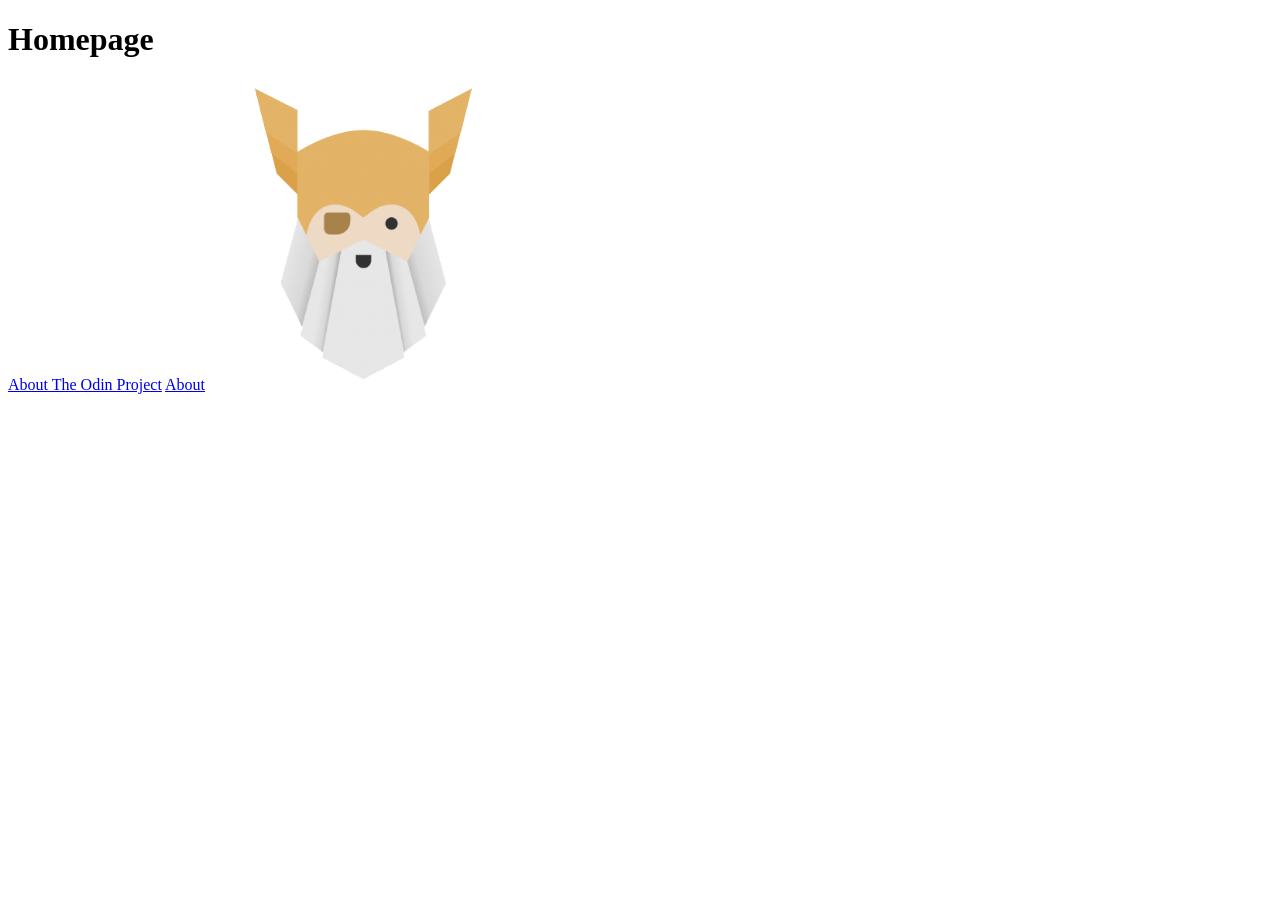
<file: fundamentos-html/links-imagens/index.html>
<!DOCTYPE html>
<html lang="en">
<head>
    <meta charset="UTF-8">
    <meta name="viewport" content="width=device-width, initial-scale=1.0">
    <title>Odin Links and Images</title>
</head>
<body>
    <h1>Homepage</h1>

    <!-- link absoluto = leva para paginas de outro site -->
    <a href="https://www.theodinproject.com/about" target="_blank" rel="noreferrer">About The Odin Project</a>

    <!-- link relativo = paginas dentro do proprio site -->
    <a href="./pages/about.html">About</a>

    <!-- imagens -->
     <img src="./img/dog.png" alt="Logo do The Odin Project" height="310" width="310">
</body>
</html>
</file>
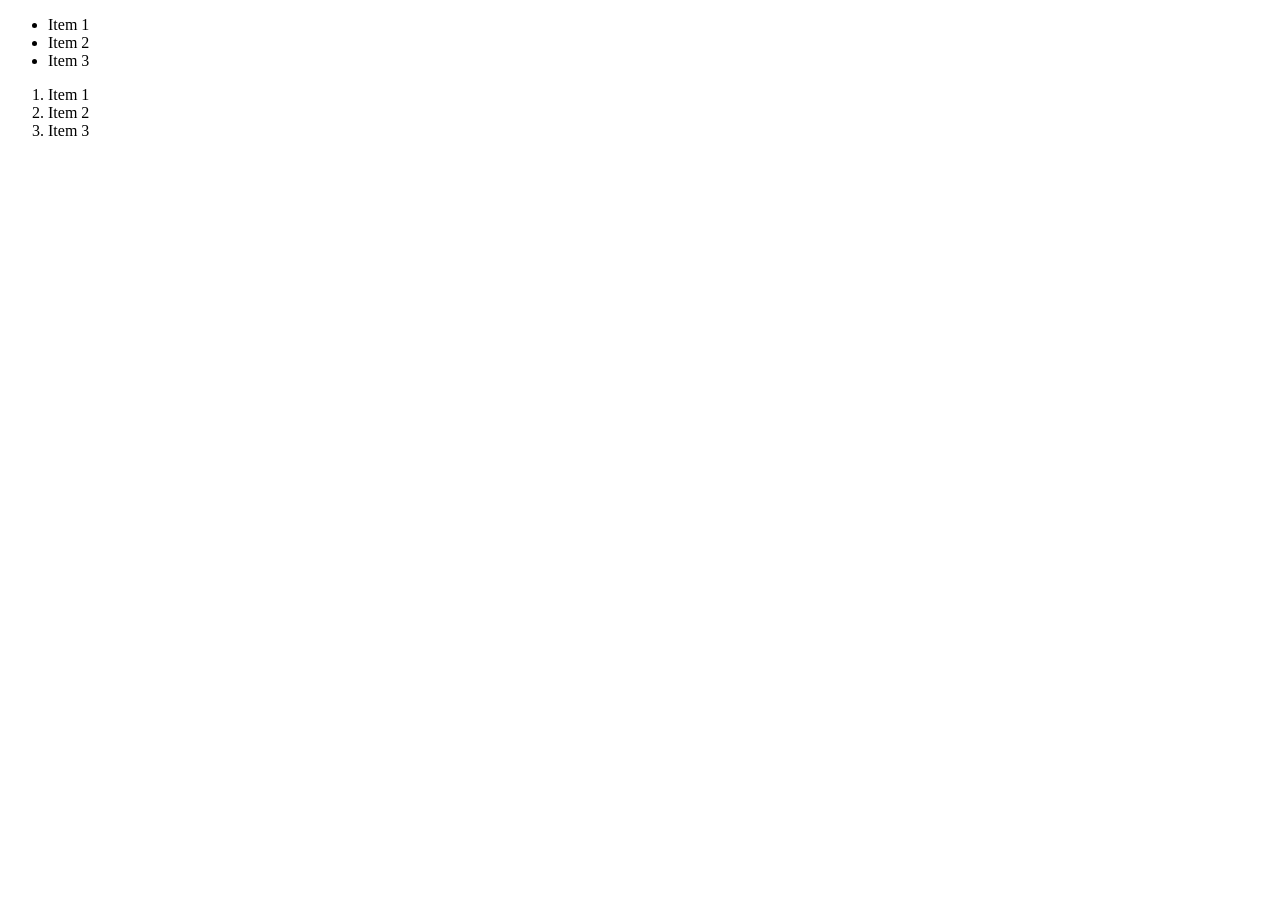
<file: fundamentos-html/listas/index.html>
<!DOCTYPE html>
<html lang="pt-br">
<head>
    <meta charset="UTF-8">
    <meta name="viewport" content="width=device-width, initial-scale=1.0">
    <title>Document</title>
</head>
<body>
    <!-- lista não ordenada -->
    <ul>
        <li>Item 1</li>
        <li>Item 2</li>
        <li>Item 3</li>
    </ul>

    <!-- lista ordenada -->
    <ol>
        <li>Item 1</li>
        <li>Item 2</li>
        <li>Item 3</li>
    </ol>
</body>
</html>
</file>
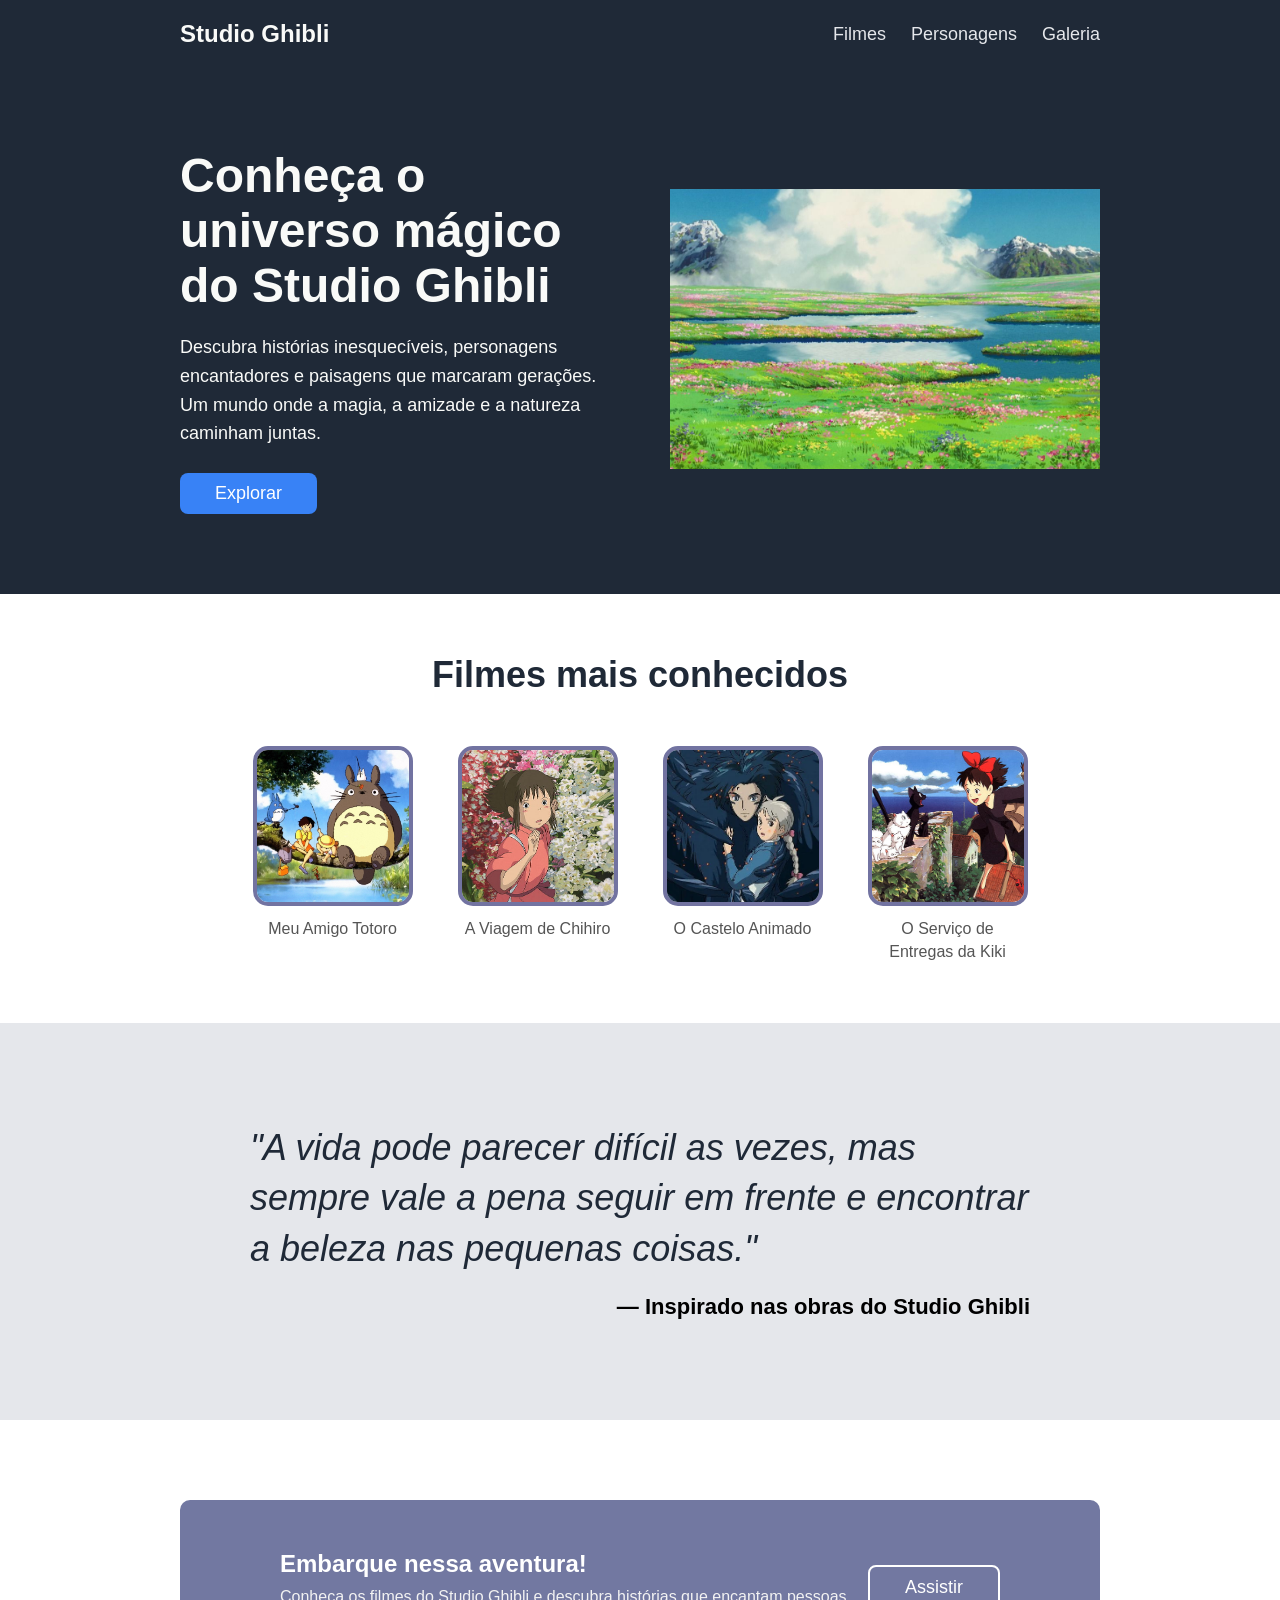
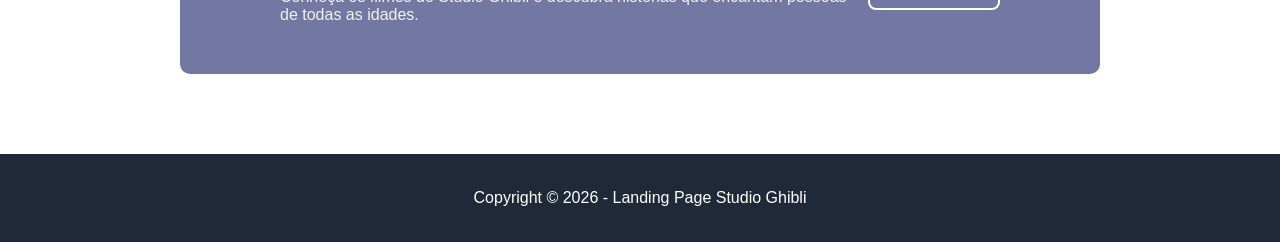
<file: fundamentos/flexbox/index.html>
<!doctype html>
<html lang="pt-BR">
  <head>
    <meta charset="UTF-8" />
    <meta name="viewport" content="width=device-width, initial-scale=1.0" />
    <title>Studio Ghibli</title>
    <link rel="stylesheet" href="style.css" />
  </head>
  <body>
    <header class="header">
      <div class="logo">Studio Ghibli</div>

      <nav>
        <ul class="nav-links">
          <li><a href="#">Filmes</a></li>
          <li><a href="#">Personagens</a></li>
          <li><a href="#">Galeria</a></li>
        </ul>
      </nav>
    </header>

    <section class="hero">
      <div class="hero-text">
        <h1>Conheça o universo mágico do Studio Ghibli</h1>

        <p>
          Descubra histórias inesquecíveis, personagens encantadores e paisagens
          que marcaram gerações. Um mundo onde a magia, a amizade e a natureza
          caminham juntas.
        </p>

        <button>Explorar</button>
      </div>

      <div class="hero-image">
        <img
          src="./img/capa.jpg"
          alt="Paisagem inspirada no Studio Ghibli"
        />
      </div>
    </section>

    <section class="information">
      <h2>Filmes mais conhecidos</h2>

      <div class="cards">
        <div class="card">
          <div class="box">
            <img src="./img/totoro.jpg" alt="Meu Amigo Totoro" />
          </div>

          <p>Meu Amigo Totoro</p>
        </div>

        <div class="card">
          <div class="box">
            <img src="./img/chihiro.jpg" alt="A Viagem de Chihiro" />
          </div>

          <p>A Viagem de Chihiro</p>
        </div>

        <div class="card">
          <div class="box">
            <img src="./img/castelo.webp" alt="O Castelo Animado" />
          </div>

          <p>O Castelo Animado</p>
        </div>

        <div class="card">
          <div class="box">
            <img
              src="./img/kiki.jpg"
              alt="O Serviço de Entregas da Kiki"
            />
          </div>

          <p>O Serviço de Entregas da Kiki</p>
        </div>
      </div>
    </section>

    <section class="quote">
      <p class="quote-text">
        "A vida pode parecer difícil as vezes, mas sempre vale a pena seguir em
        frente e encontrar a beleza nas pequenas coisas."
      </p>

      <p class="author">— Inspirado nas obras do Studio Ghibli</p>
    </section>

    <section class="cta">
      <div class="cta-container">
        <div>
          <h3>Embarque nessa aventura!</h3>

          <p>
            Conheça os filmes do Studio Ghibli e descubra histórias que encantam
            pessoas de todas as idades.
          </p>
        </div>

        <button>Assistir</button>
      </div>
    </section>

    <footer class="footer">
      <p>Copyright © 2026 - Landing Page Studio Ghibli</p>
    </footer>
  </body>
</html>
</file>
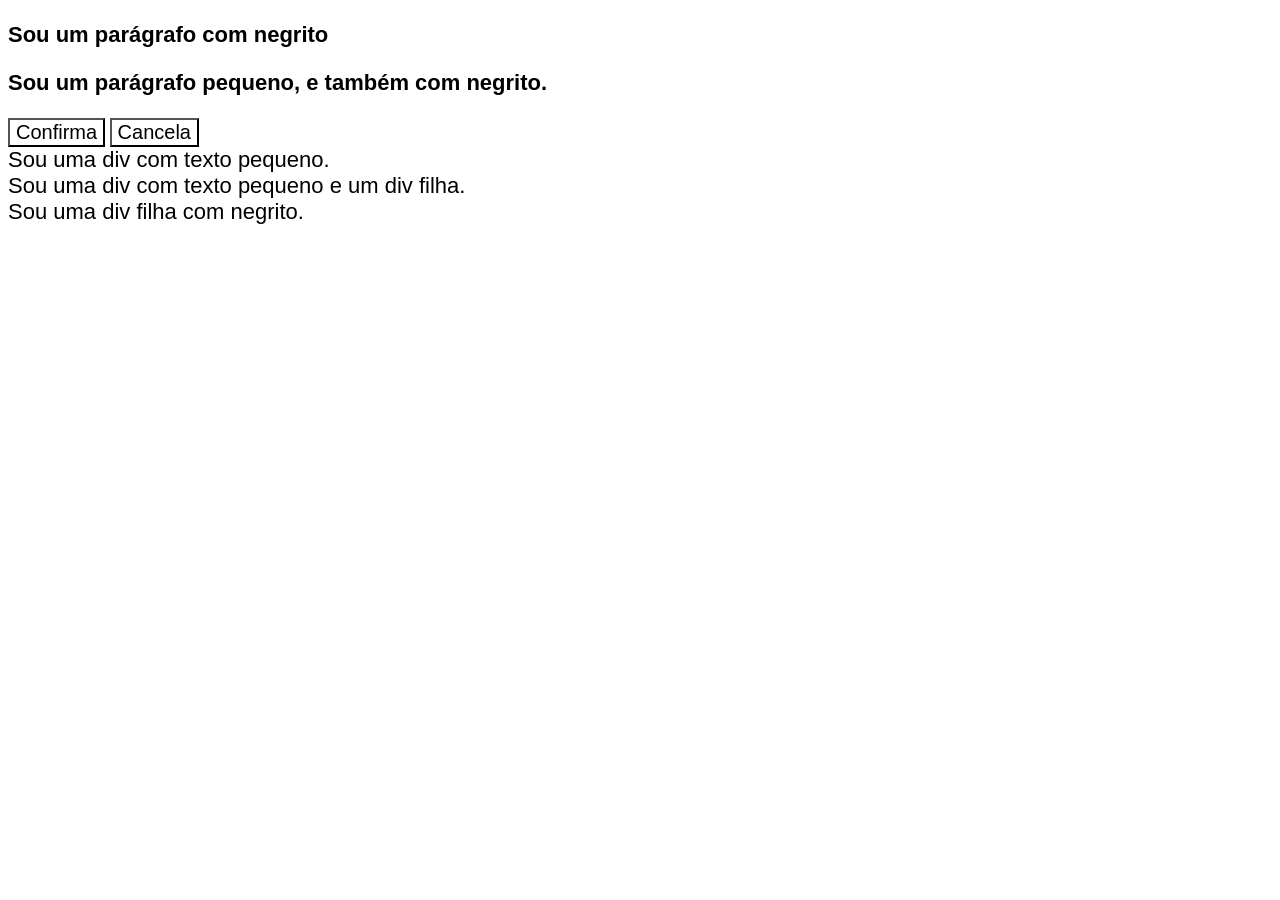
<file: fundamentos-css/exercicios-intro/cascata/index.html>
<!DOCTYPE html>
<html lang="en">
<head>
    <meta charset="UTF-8">
    <meta name="viewport" content="width=device-width, initial-scale=1.0">
    <title>Corrigir Cascata</title>
    <link rel="stylesheet" href="style.css">
</head>
<body>
    <p class="para">Sou um parágrafo com negrito</p>
    <p class="para small-para">Sou um parágrafo pequeno, e também com negrito.</p>

    <button id="confirma-button" class="button confirm">Confirma</button>
    <button id="cancela-button" class="button cancel">Cancela</button>

    <div class="text">Sou uma div com texto pequeno.</div>
    <div class="text">Sou uma div com texto pequeno e um div filha.
      <div class="text child">Sou uma div filha com negrito.</div>
    </div>
</body>
</html>
</file>
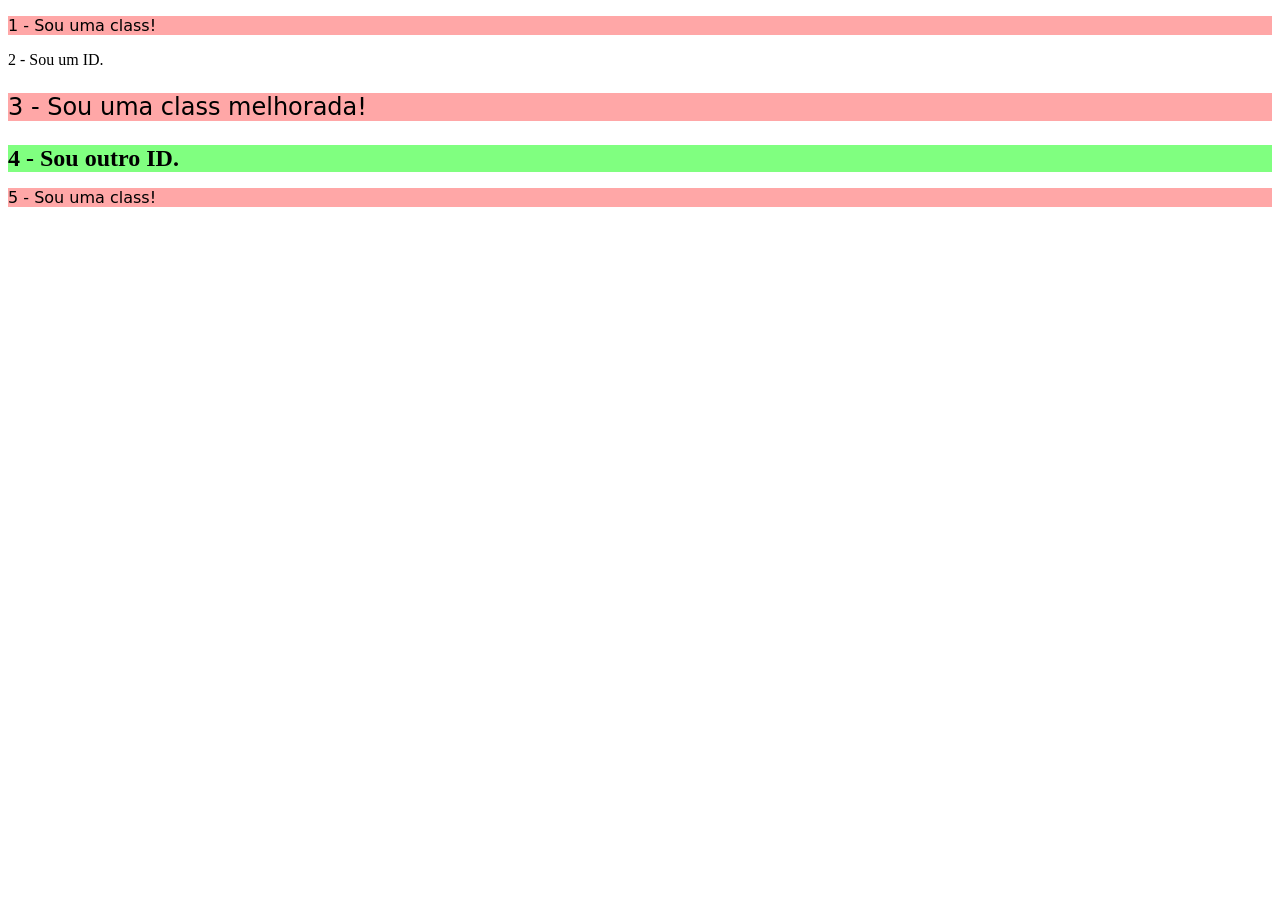
<file: fundamentos-css/exercicios-intro/class-id-seletores/index.html>
<!DOCTYPE html>
<html lang="en">
<head>
    <meta charset="UTF-8">
    <meta name="viewport" content="width=device-width, initial-scale=1.0">
    <title>Seletores</title>
    <link rel="stylesheet" href="style.css">
</head>
<body>
     <p class="odd">1 - Sou uma class!</p>
    <div id="doi">2 - Sou um ID.</div>
    <p class="odd adjust-font-size">3 - Sou uma class melhorada!</p>
    <div id="quatro" class="adjust-font-size">4 - Sou outro ID.</div>
    <p class="odd">5 - Sou uma class!</p>
</body>
</html>
</file>
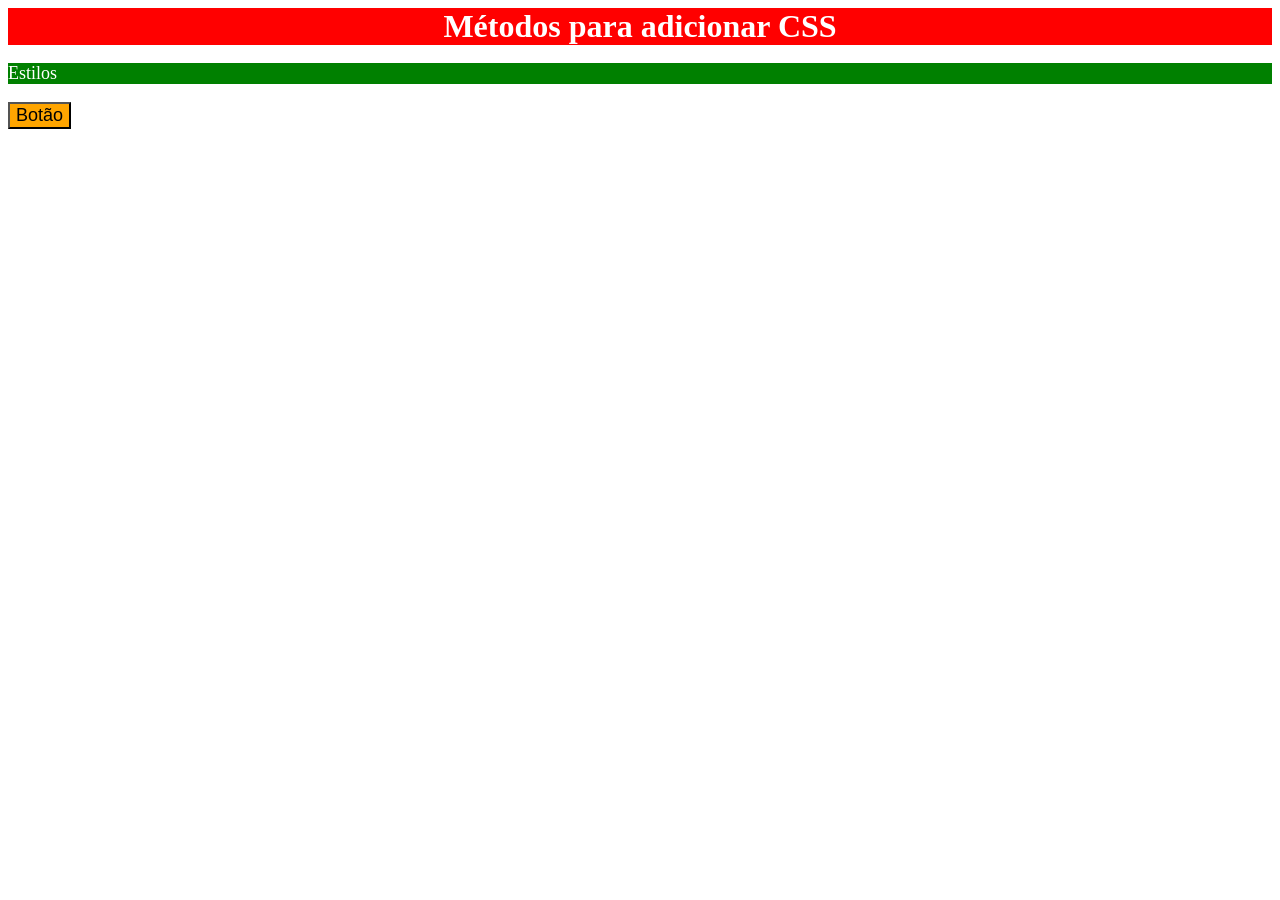
<file: fundamentos-css/exercicios-intro/metodos/index.html>
<!DOCTYPE html>
<html lang="en">
<head>
    <meta charset="UTF-8">
    <meta name="viewport" content="width=device-width, initial-scale=1.0">
    <title>Document</title>
    <link rel="stylesheet" href="style.css">

     <style>
      p {
        background-color: green;
        color: white;
        font-size: 18px;
      }
    </style>
</head>
<body>
    <!-- In this exercise, you're going to practice adding CSS to an HTML file using all three methods: external CSS, internal CSS, and inline CSS. You should only be using type selectors for this exercise when adding styles via the external and internal methods. You should also use keywords for colors (e.g. "blue") instead of using RGB or HEX values.
    There are three elements for you to add styles to, each of which uses a different method of adding CSS to it, as noted in the outcome image below. All other exercises in this section will have a CSS file provided and linked for you, but for this exercise you will have to create the file and link it in the HTML file yourself. This is all about practicing using these different methods and getting the syntax right. -->

     <div>Métodos para adicionar CSS</div>
    <p>Estilos</p>
    <button style="background-color: orange; font-size: 18px;">Botão</button>
</body>
</html>
</file>
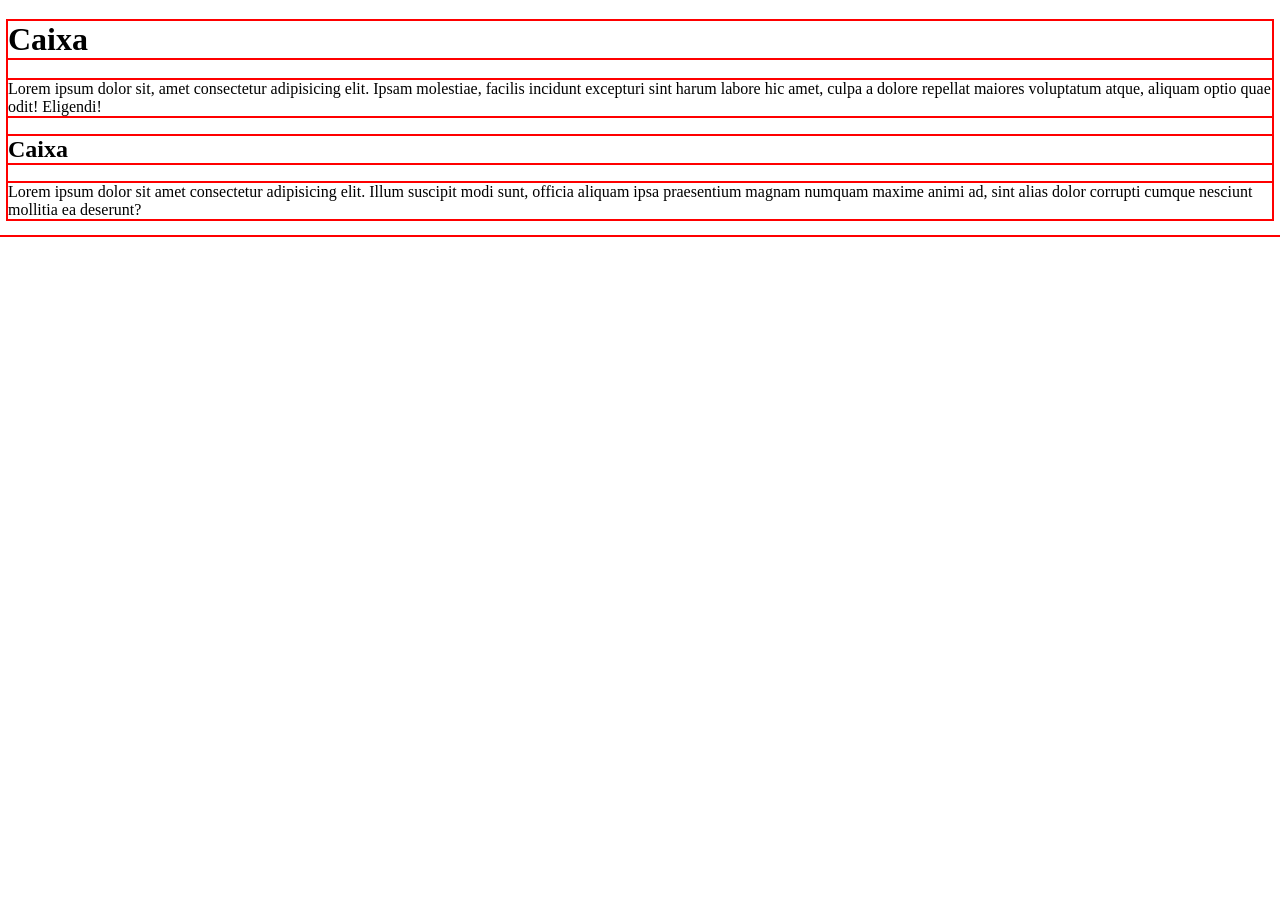
<file: fundamentos-css/exercicios-intro/modelo-caixa/index.html>
<!DOCTYPE html>
<html lang="en">
<head>
    <meta charset="UTF-8">
    <meta name="viewport" content="width=device-width, initial-scale=1.0">
    <title>Document</title>
    <link rel="stylesheet" href="style.css">
</head>
<body>
    <h1>Caixa</h1>
    <p>Lorem ipsum dolor sit, amet consectetur adipisicing elit. Ipsam molestiae, facilis incidunt excepturi sint harum labore hic amet, culpa a dolore repellat maiores voluptatum atque, aliquam optio quae odit! Eligendi!</p>

    <h2>Caixa</h2>
    <p>Lorem ipsum dolor sit amet consectetur adipisicing elit. Illum suscipit modi sunt, officia aliquam ipsa praesentium magnam numquam maxime animi ad, sint alias dolor corrupti cumque nesciunt mollitia ea deserunt?</p>
</body>
</html>
</file>
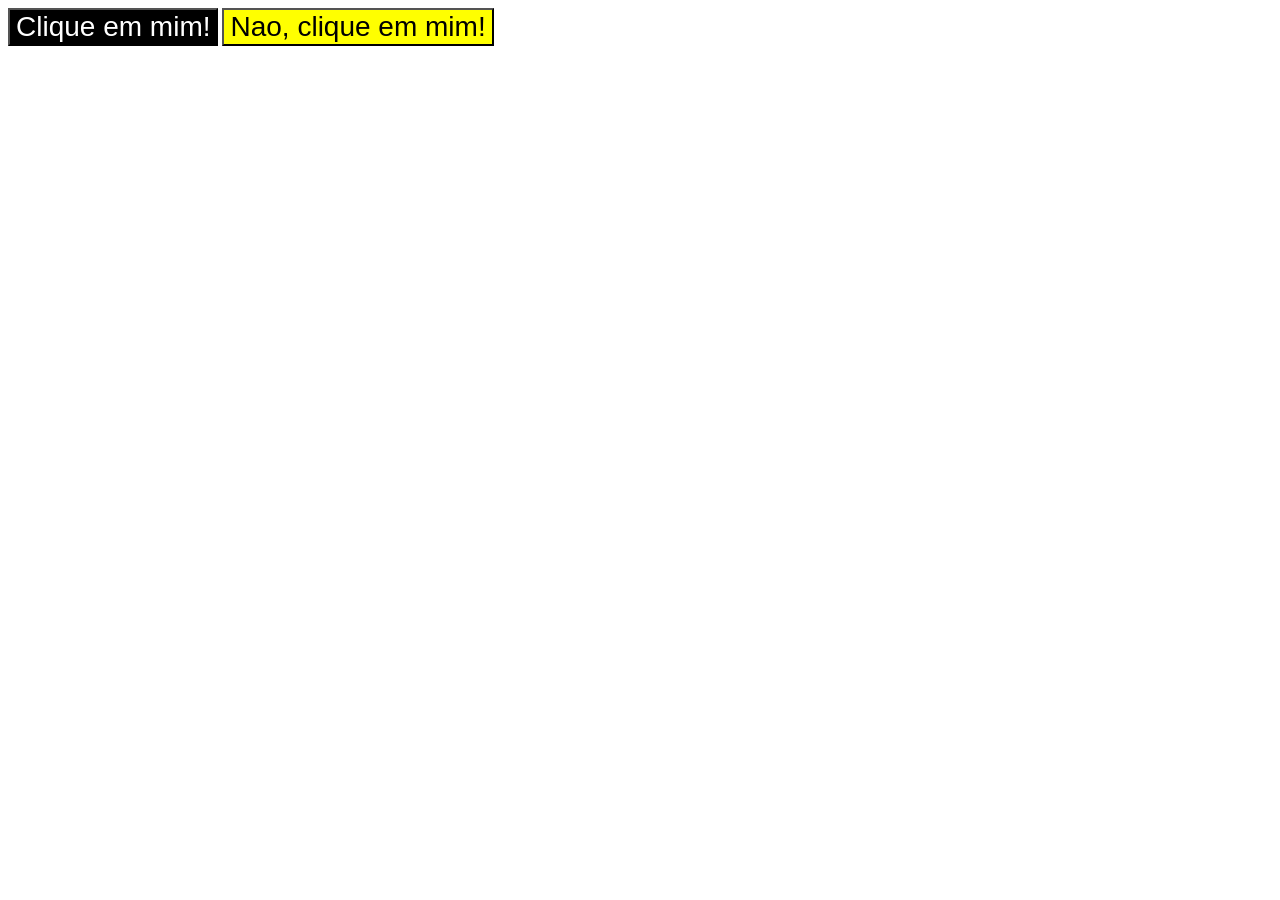
<file: fundamentos-css/exercicios-intro/seletores-agrupamentos/index.html>
<!DOCTYPE html>
<html lang="en">
<head>
    <meta charset="UTF-8">
    <meta name="viewport" content="width=device-width, initial-scale=1.0">
    <title>Agrupamento de seletores</title>
    <link rel="stylesheet" href="style.css">
</head>
<body>
    <button class="invertido">Clique em mim!</button>
    <button class="melhorado">Nao, clique em mim!</button>
</body>
</html>
</file>
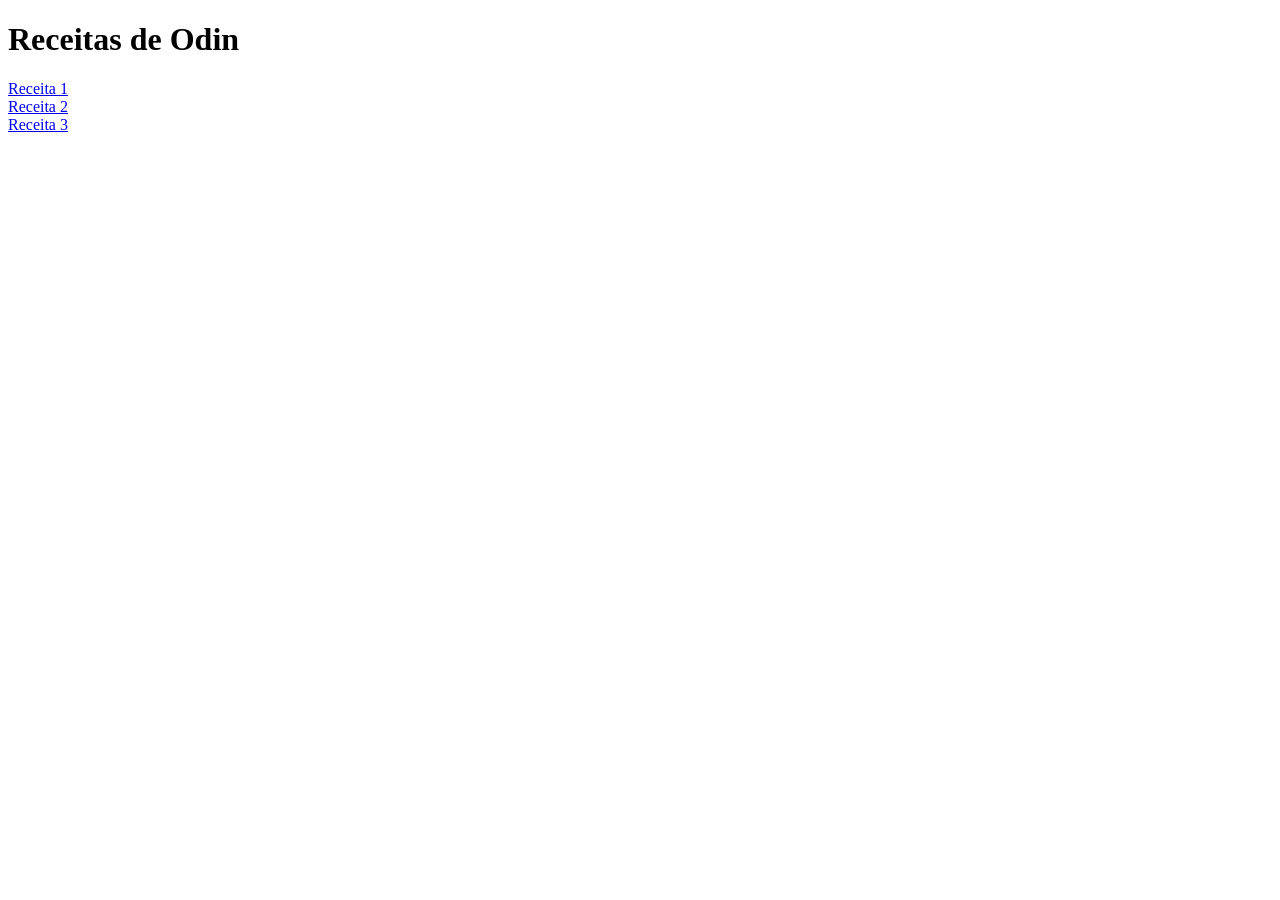
<file: fundamentos-html/projeto/receitas/index.html>
<!DOCTYPE html>
<html lang="en">
<head>
    <meta charset="UTF-8">
    <meta name="viewport" content="width=device-width, initial-scale=1.0">
    <title>Receitas</title>
</head>
<body>
    <!-- It’s time to practice all of the HTML knowledge you have acquired. In this project, you are going to build a basic recipe website.
    The website will consist of a main index page which will have links to a few recipes. The website won’t look very pretty by the time you’ve finished but it’s important to keep in mind that the purpose of this project is to build your HTML chops; we will revisit this project in the future to style it up with CSS. -->

    <h1>Receitas de Odin</h1>

    <a href="./pages/receita1.html">Receita 1</a>
    <br>

    <a href="./pages/receita2.html">Receita 2</a>
    <br>

    <a href="./pages/receita3.html">Receita 3</a>

</body>
</html>
</file>
<file: fundamentos/flexbox/style.css>
*{
    margin: 0;
    padding: 0;
    box-sizing: border-box;
}

body{
    font-family: Arial, Helvetica, sans-serif;
}

.header{
    background-color: #1f2937;
    display: flex;
    justify-content: space-between;
    align-items: center;
    padding: 20px 180px;
}

.logo{
    font-size: 24px;
    font-weight: bold;
    color: #f9faf8;
}

.nav-links{
    display: flex;
    list-style: none;
    gap: 25px;
}

.nav-links a{
    text-decoration: none;
    color: #e5e7eb;
    font-size: 18px;
}

.hero{
    background-color: #1f2937;
    display: flex;
    justify-content: space-between;
    align-items: center;
    padding: 80px 180px;
    gap: 60px;
}

.hero-text{
    flex: 1;
}

.hero-text h1{
    font-size: 48px;
    font-weight: 900;
    color: #f9faf8;
    margin-bottom: 20px;
}

.hero-text p{
    font-size: 18px;
    color: #f9faf8;
    margin-bottom: 25px;
    line-height: 1.6;
}

.hero-text button{
    background-color: #3882f6;
    color: white;
    border: none;
    border-radius: 8px;
    padding: 10px 35px;
    font-size: 18px;
    cursor: pointer;
}

.hero-image{
    flex: 1;
}

.hero-image img{
    width: 100%;
    height: 280px;
    object-fit: cover;
}

.information{
    padding: 60px 180px;
    text-align: center;
}

.information h2{
    font-size: 36px;
    color: #1f2937;
    margin-bottom: 50px;
}

.cards{
    display: flex;
    justify-content: center;
    gap: 45px;
}

.card{
    width: 160px;
}

.box{
    width: 160px;
    height: 160px;
    border: 4px solid #7273a1;
    border-radius: 15px;
    overflow: hidden;
    margin-bottom: 12px;
}

.box img{
    width: 100%;
    height: 100%;
    object-fit: cover;
}

.card p{
    color: #555;
    line-height: 1.4;
}

.quote{
    background-color: #e5e7eb;
    padding: 100px 250px;
}

.quote-text{
    font-size: 36px;
    font-style: italic;
    color: #1f2937;
    line-height: 1.4;
}

.author{
    text-align: right;
    margin-top: 20px;
    font-weight: bold;
    font-size: 22px;
}

.cta{
    padding: 80px 180px;
}

.cta-container{
    background-color: #7278a1;
    color: white;
    border-radius: 10px;
    padding: 50px 100px;
    display: flex;
    justify-content: space-between;
    align-items: center;
}

.cta h3{
    font-size: 24px;
    margin-bottom: 10px;
}

.cta p{
    color: #f2f2f2;
}

.cta button{
    background: transparent;
    color: white;
    border: 2px solid white;
    border-radius: 8px;
    padding: 10px 35px;
    font-size: 18px;
    cursor: pointer;
}

.footer{
    background-color: #1f2937;
    color: white;
    text-align: center;
    padding: 35px;
}
</file>
<file: fundamentos-css/exercicios-intro/cascata/style.css>
body{
  font-family:Arial, Helvetica, sans-serif;
}

.para,
.small-para {
  color: hsl(0, 0%, 0%);
  font-weight: 800;
}

.para {
  font-size: 22px;
}

.button {
  background-color: rgb(255, 255, 255);
  color: rgb(0, 0, 0);
  font-size: 20px;
}

div.text {
  color: rgb(0, 0, 0);
  font-weight: 100;
  font-size: 22px;
}
</file>
<file: fundamentos-css/exercicios-intro/class-id-seletores/style.css>
.odd {
  background-color: rgb(255, 167, 167);
  font-family: Verdana, "DejaVu Sans", sans-serif;
}

.adjust-font-size {
  font-size: 24px;
}

#dois {
  color: #0000ff;
  font-size: 36px;
}

#quatro {
  background-color: hsl(120, 100%, 75%);
  font-weight: bold;
}
</file>
<file: fundamentos-css/exercicios-intro/metodos/style.css>
div {
  background-color: red;
  color: white;
  font-size: 32px;
  text-align: center;
  font-weight: bold;
}
</file>
<file: fundamentos-css/exercicios-intro/modelo-caixa/style.css>
* {
  outline: 2px solid red;
}
</file>
<file: fundamentos-css/exercicios-intro/seletores-agrupamentos/style.css>
.invertido,
.melhorado {
  font-family: Helvetica, "Times New Roman", sans-serif;
  font-size: 28px;
}

.invertido {
  background-color: black;
  color: white;
}

.melhorado {
  background-color: yellow;
}
</file>
